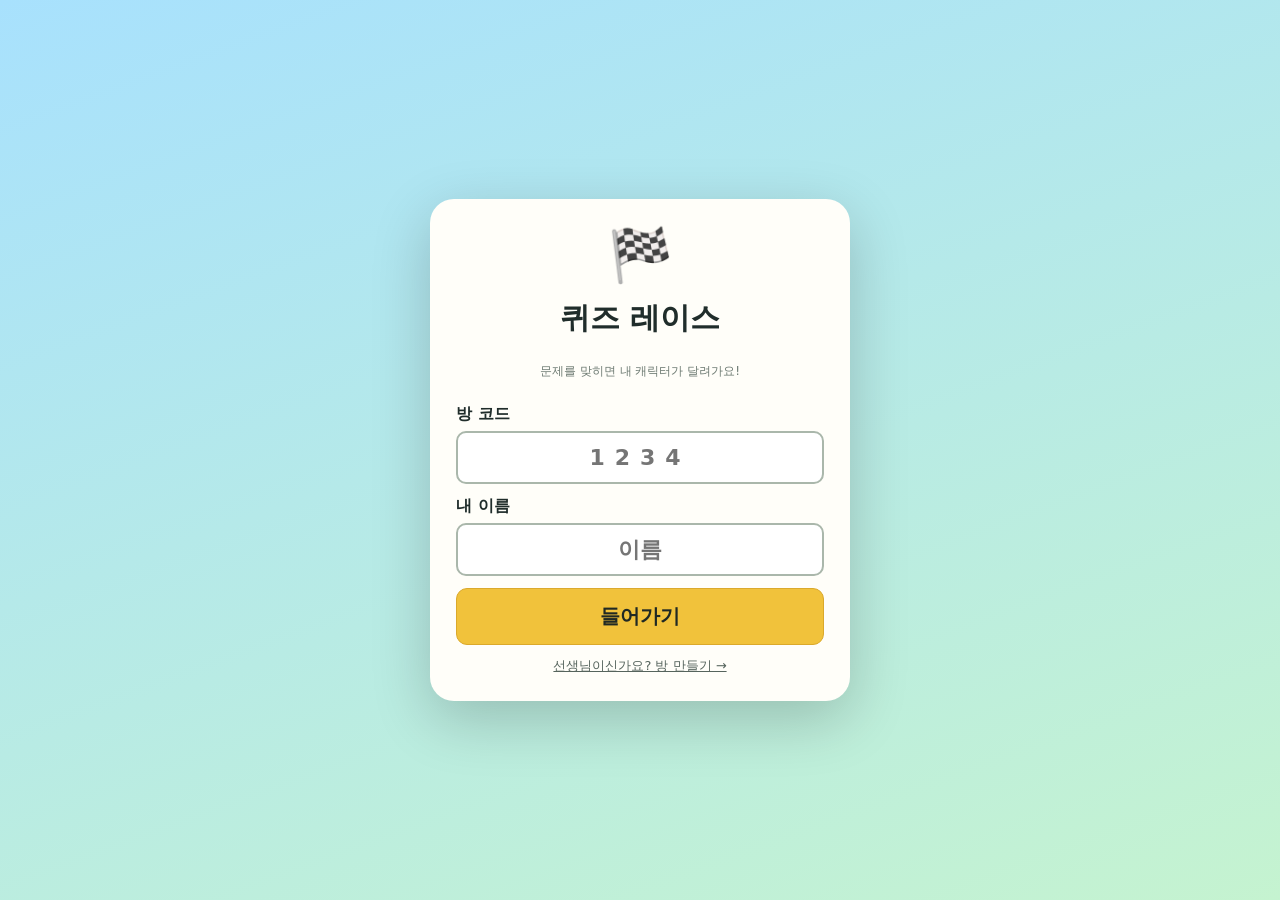
<file: index.html>
<!doctype html>
<html lang="ko">
<head>
  <meta charset="UTF-8"/>
  <meta name="viewport" content="width=device-width,initial-scale=1,viewport-fit=cover"/>
  <meta name="theme-color" content="#1d2926"/>
  <title>퀴즈 레이스</title>
  <link rel="stylesheet" href="./css/base.css"/>
  <link rel="stylesheet" href="./css/game.css"/>
  <link rel="stylesheet" href="./css/student.css"/>
</head>
<body class="student">
  <!-- 입장 -->
  <main id="join" class="join">
    <form id="joinForm" class="join-card" autocomplete="off">
      <div class="logo">🏁</div>
      <h1>퀴즈 레이스</h1>
      <p class="muted">문제를 맞히면 내 캐릭터가 달려가요!</p>
      <label>방 코드<input id="codeInput" inputmode="numeric" pattern="\d{4}" maxlength="4" placeholder="1234" required/></label>
      <label>내 이름<input id="nameInput" placeholder="이름" required/></label>
      <p id="joinError" class="error" hidden></p>
      <button id="joinBtn" class="primary big" type="submit">들어가기</button>
      <a class="teacher-link" href="teacher.html">선생님이신가요? 방 만들기 →</a>
    </form>
  </main>

  <!-- 경기 -->
  <main id="game" class="game" hidden>
    <section class="view">
      <div id="canvasMount"></div>
      <div id="banner"></div>
      <div class="status-bar">
        <span class="chip-dark">🙂 <b id="myName"></b></span>
        <span class="chip-dark">⭐ <b id="myScore"></b></span>
        <span class="chip-dark">🏅 <b id="myRank"></b></span>
        <span class="chip-dark race-time">⏱ <b id="myTime"></b></span>
        <button id="soundBtn" class="chip-btn" type="button" aria-label="효과음 켜기/끄기">🔊</button>
      </div>
      <div class="progress mine"><div id="myProgress"></div></div>
    </section>
    <section id="quiz" class="quiz" aria-live="polite"></section>
  </main>
  <script type="module" src="./js/student/app.js"></script>
</body>
</html>
</file>
<file: css/base.css>
/* 공통: 글꼴, 버튼, 입력칸, 알림(toast) */
:root{font-family:'Pretendard','Noto Sans KR',system-ui,-apple-system,sans-serif;color:#202d2b;background:#e7eee9}
*{box-sizing:border-box}
body{margin:0}
[hidden]{display:none !important}
button,input,select,textarea{font:inherit}
button{cursor:pointer;background:#fff;border:1px solid #bdc8bd;border-radius:11px;padding:10px 14px;color:#24352f;font-weight:700}
button:hover:not(:disabled){filter:brightness(.96)}
button:disabled{opacity:.4;cursor:default}
.primary{background:#f1c23b;border-color:#dba92b;color:#202924}
.yellow{background:#efbf38;border-color:#ddae27}
.ghost{background:#374b45;color:#fff;border:0}
select,input,textarea{background:white;color:#202d2b;border:2px solid #aab7ab;border-radius:10px;padding:10px;width:100%}
textarea{resize:vertical;min-height:100px}
.muted{color:#6e7b73;font-size:12px}
.notice{color:#856011}
.placeholder,.help{color:#65736c;font-size:13px;line-height:1.55}
.help{margin:4px 0 10px}
.inline{display:flex;flex-wrap:wrap;align-items:center;gap:9px;margin:9px 0}
.inline>input:not([type=file]){max-width:365px}
.xbtn{background:#40534d;color:white;font-size:25px;padding:2px 10px;border:0}
.toast{position:fixed;left:50%;bottom:28px;transform:translate(-50%,20px);background:#1d2926;color:#fff;padding:11px 18px;border-radius:12px;font-size:14px;font-weight:700;box-shadow:0 8px 30px #0004;opacity:0;pointer-events:none;transition:opacity .2s,transform .2s;z-index:50;max-width:calc(100% - 32px)}
.toast.show{opacity:1;transform:translate(-50%,0)}
.error-banner{position:absolute;top:90px;left:20px;right:20px;background:#ffe9db;padding:14px;border-radius:9px;z-index:3}
.debug-overlay{position:fixed;left:10px;bottom:10px;background:#000b;color:#9f9;font:12px/1.4 ui-monospace,monospace;padding:6px 9px;border-radius:6px;z-index:60;pointer-events:none}
</file>
<file: css/game.css>
/* 두 화면 공용: 3D 화면, 큰 알림, 카운트다운, 순위표, 결과 창 */
#canvasMount{position:absolute;inset:0}
#canvasMount canvas{display:block;width:100%;height:100%}

.announcer{position:absolute;inset:0;pointer-events:none;z-index:3;overflow:hidden}
.countdown{position:absolute;left:50%;top:42%;transform:translate(-50%,-50%);font-size:min(24vw,180px);font-weight:1000;color:#fff;
  -webkit-text-stroke:6px #1d2926;paint-order:stroke fill;opacity:0}
.countdown.show{opacity:1}
.countdown.pop{animation:count-pop .9s ease-out forwards}
@keyframes count-pop{0%{transform:translate(-50%,-50%) scale(1.7);opacity:0}15%{transform:translate(-50%,-50%) scale(1);opacity:1}75%{opacity:1}100%{transform:translate(-50%,-50%) scale(.85);opacity:0}}
.banner{position:absolute;left:50%;top:24%;transform:translate(-50%,-50%);padding:10px 24px;border-radius:18px;background:#1d2926ee;color:#fff;
  font-size:clamp(20px,3.4vw,40px);font-weight:900;text-align:center;white-space:nowrap;opacity:0;box-shadow:0 12px 40px #0005}
.banner small{display:block;font-size:.45em;letter-spacing:2px;color:#f5ca50;margin-bottom:2px}
.banner.show{opacity:1}
.banner.pop{animation:banner-pop .35s cubic-bezier(.2,1.6,.4,1)}
@keyframes banner-pop{from{transform:translate(-50%,-50%) scale(.4)}to{transform:translate(-50%,-50%) scale(1)}}
.banner.leader{background:#e8484fee}
.banner.final{background:#f08a1cf0}
.banner.finisher{background:linear-gradient(135deg,#f5b700,#ff7a3c)}
.banner.right{background:#1f9d55ee}
.banner.wrong{background:#d93434ee}

.panel{background:#fffef9;border:1px solid #d8dfd5;border-radius:16px;padding:14px}
.panel-title{display:flex;align-items:center;justify-content:space-between;margin-bottom:10px}
.panel-title strong{font-size:16px}
.ranking{max-height:56vh;overflow:auto}
.rank-row{display:flex;align-items:center;gap:8px;padding:7px 4px;border-bottom:1px solid #e6e9e3;font-size:14px}
.rank-row.followed{background:#ffeceb}
.rank-num{background:#e9eddf;border-radius:7px;min-width:30px;text-align:center;padding:4px;font-weight:900}
.rank-name{min-width:0;max-width:110px;overflow:hidden;text-overflow:ellipsis;white-space:nowrap;text-align:left}
.rank-row .meter{height:6px;background:#e0e6de;border-radius:8px;overflow:hidden;flex:1}
.meter i{display:block;height:100%;background:#45b38f}
.score{font-weight:800;font-variant-numeric:tabular-nums;font-size:13px}
button.link{background:none;border:0;padding:0;font-weight:700;color:#1f3d36;cursor:pointer}
button.xsmall{padding:2px 7px;font-size:12px;border-radius:7px;background:#f3f1ea}
.seg{display:flex;gap:5px;background:#edf0e6;padding:4px;border-radius:11px}
.seg button{flex:1;padding:8px 4px;background:transparent;border:0;font-size:13px}
.seg button.active{background:#263c34;color:#fff}
.camera-help{margin:10px 0 0;font-size:12px;line-height:1.6;color:#65736c}
.progress{height:8px;background:#ffffff38;border-radius:50px;overflow:hidden}
.progress>div{height:100%;background:#f4ca4d;width:0%;transition:width .3s}

.result-overlay{position:fixed;inset:0;background:#102320aa;z-index:10;display:flex;align-items:center;justify-content:center;padding:15px}
.result-card{background:#fffaf0;border-radius:22px;padding:20px;width:min(640px,100%);max-height:90vh;display:flex;flex-direction:column;gap:8px;box-shadow:0 20px 80px #0007}
.result-head{display:flex;justify-content:space-between;align-items:center}
.result-head h2{margin:0}
.result-list{overflow:auto;display:grid;grid-template-columns:repeat(2,minmax(0,1fr));gap:6px}
.result-item{padding:9px;border-radius:9px;background:#fff;border:1px solid #e9ddbd;font-size:14px;display:flex;flex-wrap:wrap;gap:6px;align-items:baseline}
.result-item.top{background:#fff3c4}
.result-item .muted{width:100%}
@media(max-width:600px){.result-list{grid-template-columns:1fr}}
</file>
<file: css/student.css>
/* 학생 화면 (태블릿 가로·세로 모두) */
body.student{margin:0;min-height:100dvh;background:#1d2926;overscroll-behavior:none}

/* 입장 */
.join{min-height:100dvh;display:flex;align-items:center;justify-content:center;padding:16px;background:linear-gradient(160deg,#a8e1fd,#c5f3d0)}
.join-card{background:#fffef9;border-radius:24px;padding:26px;width:min(420px,100%);display:flex;flex-direction:column;gap:12px;box-shadow:0 18px 60px #0003;text-align:center}
.join-card .logo{font-size:52px}
.join-card h1{margin:0;font-size:30px}
.join-card label{display:grid;gap:6px;text-align:left;font-weight:800}
.join-card input{font-size:22px;padding:12px;text-align:center}
#codeInput{letter-spacing:10px;font-weight:900}
.error{background:#ffe3e3;color:#a12828;border-radius:10px;padding:10px;margin:0;font-weight:700}
.teacher-link{font-size:13px;color:#56645d}
button.big{font-size:20px;padding:14px}

/* 경기: 가로 = 왼쪽 3D / 오른쪽 문제, 세로 = 위 3D / 아래 문제 */
.game{display:grid;grid-template-columns:minmax(0,1.25fr) minmax(320px,1fr);height:100dvh}
.view{position:relative;overflow:hidden;background:#a7cce5}
.status-bar{position:absolute;left:10px;right:10px;top:10px;display:flex;gap:6px;flex-wrap:wrap;z-index:2}
.chip-dark{background:#192e2ccc;color:#fff;border-radius:10px;padding:7px 10px;font-size:15px;font-weight:700}
.chip-btn{margin-left:auto;background:#192e2ccc;color:#fff;border:0;border-radius:10px;padding:7px 10px}
.progress.mine{position:absolute;left:10px;right:10px;bottom:10px;height:12px;background:#192e2c99;z-index:2}
body.final .race-time{background:#d93434;animation:pulse 1s infinite}
@keyframes pulse{50%{transform:scale(1.08)}}

.quiz{position:relative;background:#f7f3e9;display:flex;flex-direction:column;gap:12px;padding:16px;overflow:auto}
.q-head{display:flex;justify-content:space-between;color:#56645d;font-weight:800}
.q-text{font-size:clamp(22px,3vw,32px);font-weight:900;line-height:1.35;color:#1d2926;background:#fff;border-radius:16px;padding:16px;box-shadow:0 4px 0 #e2dccb}
.answers{display:grid;grid-template-columns:1fr 1fr;grid-auto-rows:1fr;gap:10px;flex:1;min-height:200px}
.answer{display:flex;align-items:center;gap:10px;justify-content:flex-start;text-align:left;border:0;border-radius:16px;color:#fff;
  font-size:clamp(18px,2.4vw,26px);font-weight:900;padding:14px;box-shadow:0 6px 0 #0003;min-height:80px;touch-action:manipulation}
.answer:active{transform:translateY(3px);box-shadow:0 3px 0 #0003}
.answer .mark{font-size:1.2em;opacity:.9}
.a0{background:#e8484f}.a1{background:#2f7fe0}.a2{background:#e0a400}.a3{background:#1f9d55}
.answer.right{outline:6px solid #fff;filter:brightness(1.15)}
.answer.wrong{filter:grayscale(.7) brightness(.8)}
.quiz.stunned .answers{filter:blur(2px) grayscale(.6);pointer-events:none}
.stun{position:absolute;inset:0;display:flex;flex-direction:column;align-items:center;justify-content:center;gap:6px;background:#1d2926aa;color:#fff;font-size:24px;z-index:2}
.stun>div{font-size:72px;animation:spin 1s linear infinite}
@keyframes spin{to{transform:rotate(360deg)}}

.wait{margin:auto;text-align:center;max-width:460px}
.wait .big{font-size:clamp(30px,4vw,44px);font-weight:1000}
.wait p{font-size:17px;line-height:1.6}
.rank-big{font-size:34px !important}
.mini-rank{text-align:left;background:#fff;border-radius:14px;padding:10px 10px 10px 36px;font-size:17px}
.mini-rank li{padding:4px 0}
.mini-rank li span{float:right;font-weight:800}
.mini-rank li.me{font-weight:900;color:#c4511c}

/* 세로 화면·좁은 화면: 위 3D, 아래 문제. 보기 4개가 스크롤 없이 보이도록 3D 높이를 조절 */
@media(orientation:portrait),(max-width:760px){
  .game{grid-template-columns:1fr;grid-template-rows:minmax(150px,38dvh) 1fr}
  .quiz{padding:10px;gap:8px}
  .answers{min-height:0}
  .answer{min-height:56px;padding:10px}
}
@media(max-height:520px){
  .game{grid-template-columns:minmax(0,1fr) minmax(300px,1.1fr);grid-template-rows:none}
  .quiz{padding:8px;gap:6px}
  .q-text{padding:10px;font-size:20px}
  .answer{min-height:48px;font-size:17px}
  .status-bar .chip-dark{font-size:12px;padding:5px 7px}
}

/* ---------- 직접 조종 모드 ---------- */
body.run{-webkit-user-select:none;user-select:none;-webkit-touch-callout:none}
body.run .game{grid-template-columns:1fr;grid-template-rows:1fr auto}
body.run .quiz{padding:10px 14px;min-height:150px;justify-content:center}
.run-wait{max-width:640px}
.pad{display:flex;justify-content:space-between;align-items:center;gap:10px}
.pad-side{display:flex;gap:14px}
.ctl{width:min(21vw,132px);height:min(21vw,112px);font-size:36px;font-weight:900;border-radius:22px;background:#263c34;color:#fff;border:0;
  box-shadow:0 6px 0 #0005;touch-action:none;-webkit-user-select:none;user-select:none}
.ctl.down{transform:translateY(4px);box-shadow:0 2px 0 #0005;filter:brightness(1.35)}
.ctl.run{background:#1f9d55;font-size:24px}
.ctl.jump{background:#2f7fe0;font-size:24px}
.pad-hint{font-size:13px;color:#65736c;text-align:center}
body.stunned .pad{opacity:.45}
body.stunned .view::after{content:'💫 넘어졌어요!';position:absolute;left:50%;top:30%;transform:translateX(-50%);z-index:3;
  background:#d93434e8;color:#fff;font-size:26px;font-weight:900;padding:10px 20px;border-radius:16px;pointer-events:none}
@media(max-width:760px){.pad-hint{display:none}.pad-side{gap:8px}}
</file>
